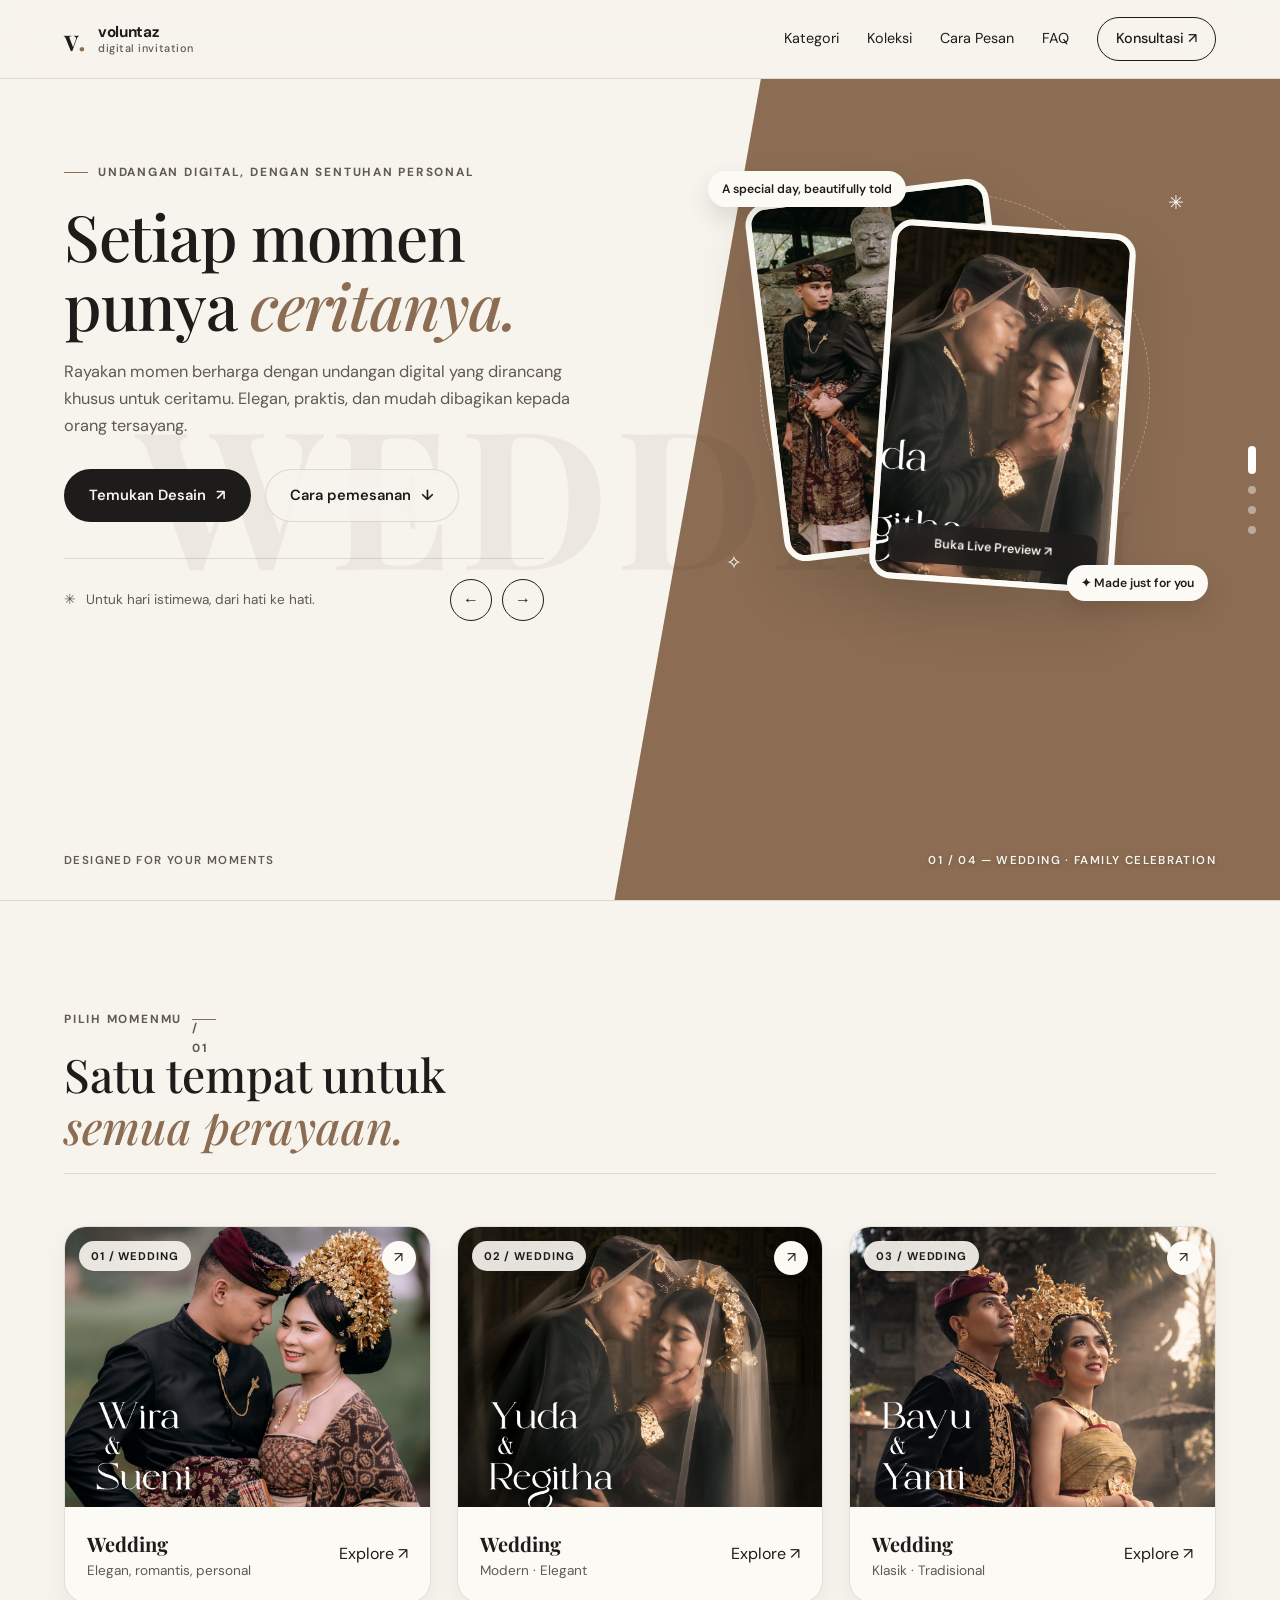
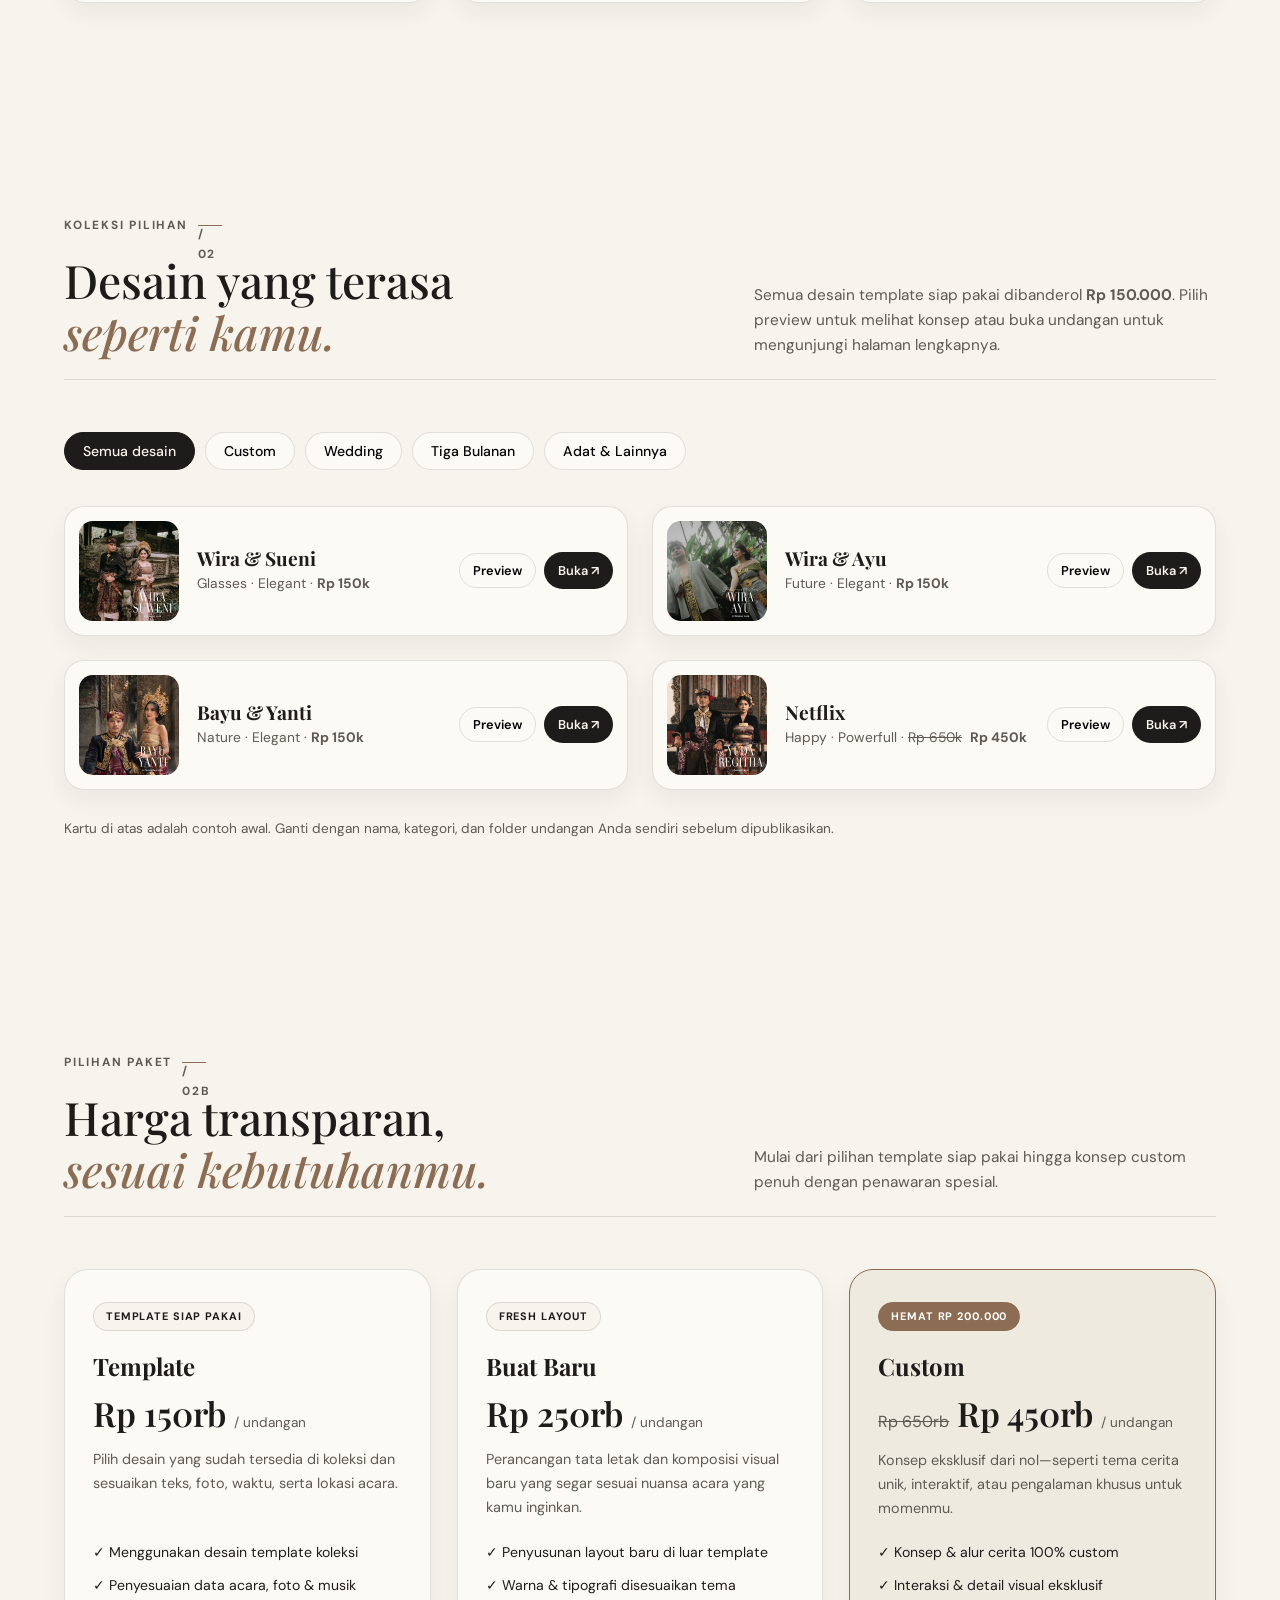
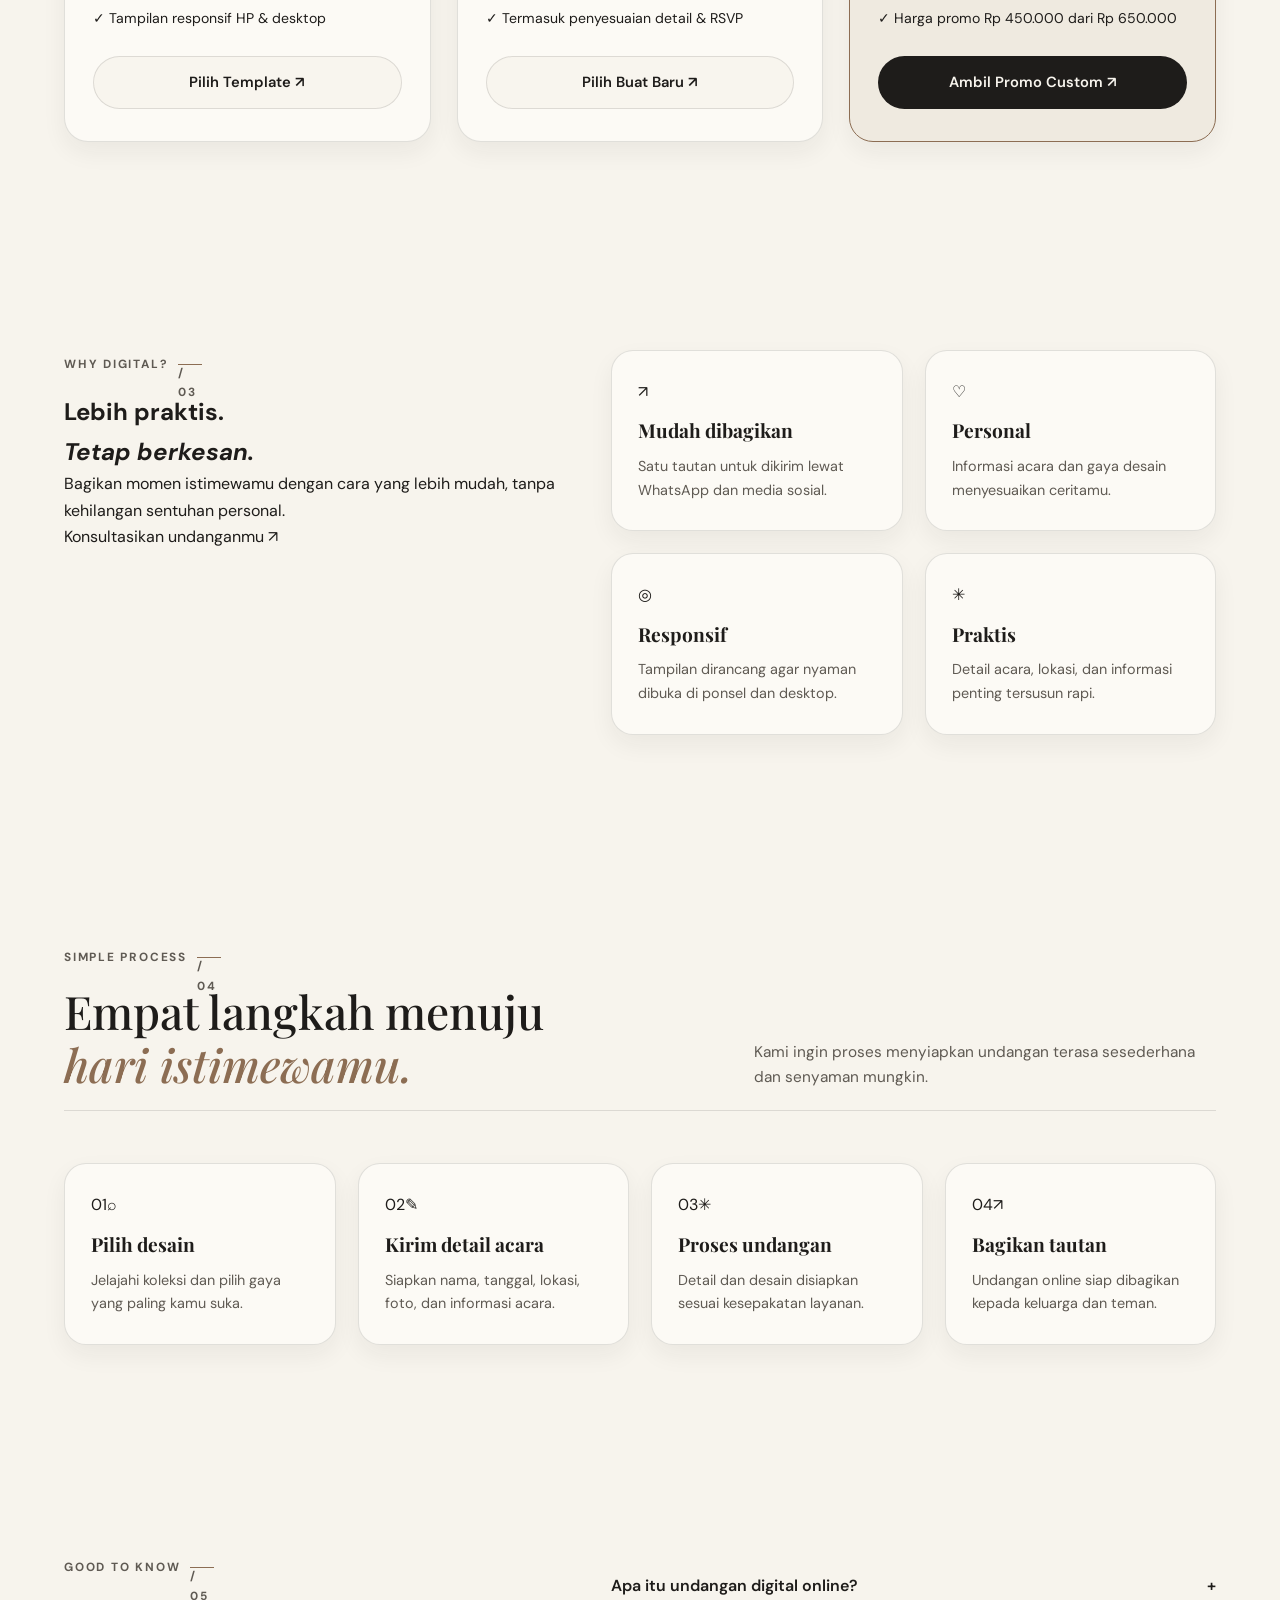
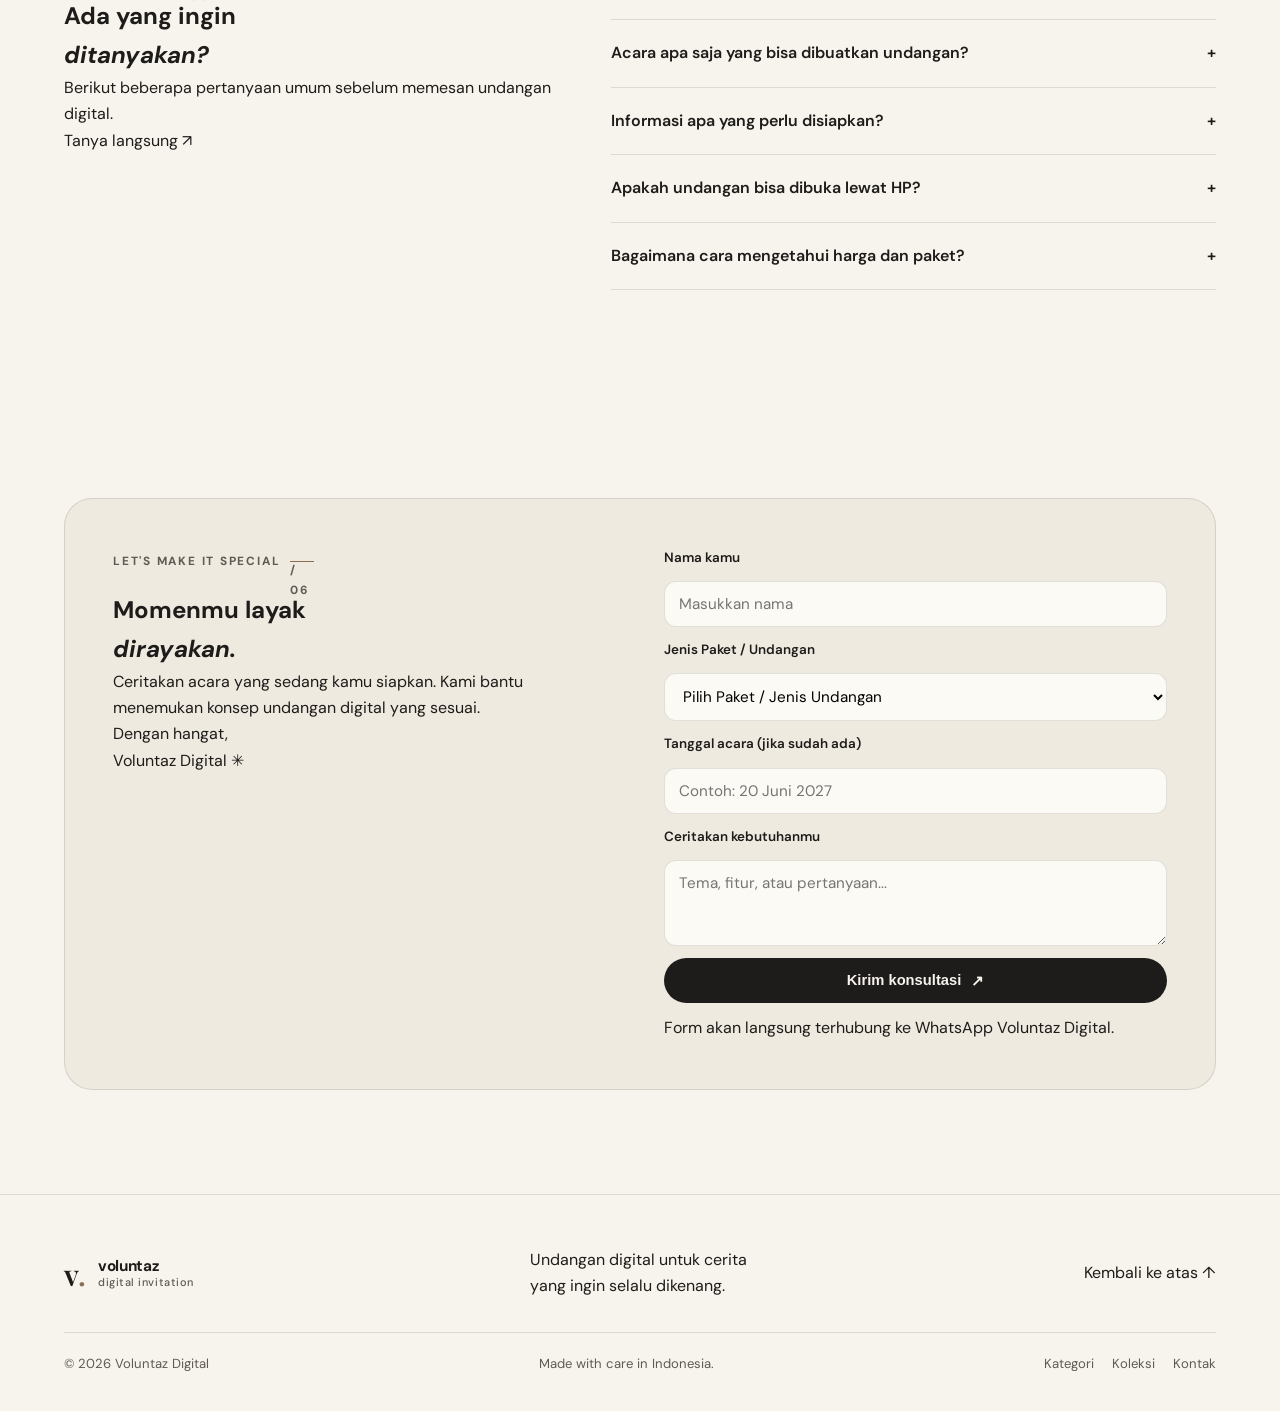
<file: index.html>
<!DOCTYPE html>
<html lang="id">
<head>
  <meta charset="UTF-8">
  <meta name="viewport" content="width=device-width, initial-scale=1.0">
  <meta name="description" content="Voluntaz Digital — undangan digital personal untuk wedding, Custom, tiga bulanan, dan acara spesial lainnya.">
  <meta name="theme-color" content="#f7f4ed">
  <title>Voluntaz Digital — Undangan Digital untuk Momen Spesial</title>
  <link rel="preconnect" href="https://fonts.googleapis.com">
  <link rel="icon" type="image/png" href="V.png">
  <link rel="preconnect" href="https://fonts.gstatic.com" crossorigin>
  <link href="https://fonts.googleapis.com/css2?family=DM+Sans:wght@400;500;600;700&family=Playfair+Display:ital,wght@0,400;0,500;0,600;0,700;1,400;1,500&display=swap" rel="stylesheet">
  <link rel="stylesheet" href="style.css">
  <link rel="stylesheet" href="loader.css">
  <script src="script.js" defer></script>
  <script src="loader.js" defer></script>
</head>
<body>

  <!-- PRELOADER TEKS V-O-L-U-N-T-A-Z -->
<div class="vt-loader" id="vtLoader" aria-hidden="true">
  <div class="vt-loader-curtain" id="vtLoaderCurtain">
    <div class="vt-loader-inner">
      <div class="vt-word" id="vtWord" aria-label="V-O-L-U-N-T-A-Z">
        <span>V</span>
        <span>-</span>
        <span>O</span>
        <span>-</span>
        <span>L</span>
        <span>-</span>
        <span>U</span>
        <span>-</span>
        <span>N</span>
        <span>-</span>
        <span>T</span>
        <span>-</span>
        <span>A</span>
        <span>-</span>
        <span>Z</span>
      </div>
      <div class="vt-percent" id="vtPercent">0</div>
    </div>
  </div>
</div>

  <header class="header">
    <nav class="nav container" aria-label="Navigasi utama">
      <a class="brand" href="#home" aria-label="Voluntaz Digital beranda">
        <span class="brand-symbol">v<span>.</span></span>
        <span class="brand-name">voluntaz <small>digital invitation</small></span>
      </a>
      <button class="menu-toggle" aria-label="Buka menu" aria-expanded="false" aria-controls="nav-links">
        <span></span><span></span>
      </button>
      <div class="nav-links" id="nav-links">
        <a href="#kategori">Kategori</a>
        <a href="#koleksi">Koleksi</a>
        <a href="#cara-pesan">Cara Pesan</a>
        <a href="#faq">FAQ</a>
        <a class="nav-button" href="#kontak">Konsultasi <span>↗</span></a>
      </div>
    </nav>
  </header>

  <main>
    <!-- HERO SECTION: DIAGONAL SPLIT SHOWCASE -->
    <section class="hero-showcase" id="home" data-accent="#8c6d53">
      <!-- Blok warna diagonal di sisi kanan (mengadopsi gaya referensi) -->
      <div class="hero-diagonal-bg" id="hero-diagonal-bg" aria-hidden="true"></div>
      <!-- Tipografi watermark besar di latar belakang -->
      <div class="hero-watermark" id="hero-watermark" aria-hidden="true">WEDDING</div>

      <div class="container hero-showcase-grid">
        <!-- Kolom Kiri: Copywriting & Identitas Slide -->
        <div class="hero-copy reveal">
          <div class="eyebrow" id="hero-eyebrow"><span></span> UNDANGAN DIGITAL, DENGAN SENTUHAN PERSONAL</div>
          <h1 id="hero-title">Setiap momen<br>punya <em>ceritanya.</em></h1>
          <p id="hero-desc">Rayakan momen berharga dengan undangan digital yang dirancang khusus untuk ceritamu. Elegan, praktis, dan mudah dibagikan kepada orang tersayang.</p>
          
          <div class="hero-actions">
            <a class="button button-primary" id="hero-cta-primary" href="#koleksi">Temukan Desain <span>↗</span></a>
            <a class="button button-plain" href="#cara-pesan">Cara pemesanan <span>↓</span></a>
          </div>

          <div class="hero-controls-bar">
            <div class="hero-proof">
              <span class="proof-icon">✳</span>
              <span id="hero-caption">Untuk hari istimewa, dari hati ke hati.</span>
            </div>
            <!-- Navigasi panah ala referensi -->
            <div class="slide-arrows" aria-label="Navigasi showcase">
              <button type="button" class="arrow-btn" id="hero-prev" aria-label="Desain sebelumnya">←</button>
              <button type="button" class="arrow-btn" id="hero-next" aria-label="Desain berikutnya">→</button>
            </div>
          </div>
        </div>

        <!-- Kolom Kanan: Kartu Visual & Floating Notes -->
        <div class="hero-art reveal" aria-label="Contoh desain undangan digital">
          <div class="hero-circle circle-one"></div>
          <div class="hero-circle circle-two"></div>

          <div class="invitation-card invitation-back">
            <img src="Profile 130x150 Pranata.png" alt="Wedding1" class="invitation-photo" id="hero-img-back" />
          </div>

          <div class="invitation-card invitation-front">
            <img src="yr.png" alt="Wedding2" class="invitation-photo" id="hero-img-front" />
            <a href="https://wedding-of-wira-dan-sueni.vercel.app/?to=Tamu Undangan" target="_blank" rel="noopener" class="card-live-badge" id="hero-live-link">
              Buka Live Preview ↗
            </a>
          </div>

          <div class="art-note note-one" id="hero-note-one">A special day, beautifully told</div>
          <div class="art-note note-two" id="hero-note-two">✦ Made just for you</div>

          <span class="hero-spark spark-a">✳</span>
          <span class="hero-spark spark-b">✧</span>
        </div>
      </div>

      <!-- Indikator Slide Vertikal di Sisi Kanan (ala referensi) -->
      <div class="hero-vertical-dots" id="hero-dots" role="tablist" aria-label="Pilih sorotan desain">
        <button type="button" class="v-dot active" data-slide="0" aria-label="Sorotan 1: Wira & Sueni"></button>
        <button type="button" class="v-dot" data-slide="1" aria-label="Sorotan 2: Wira & Ayu"></button>
        <button type="button" class="v-dot" data-slide="2" aria-label="Sorotan 3: Bayu & Yanti"></button>
        <button type="button" class="v-dot" data-slide="3" aria-label="Sorotan 4: Custom Netflix"></button>
      </div>

      <div class="container hero-bottom">
        <span>DESIGNED FOR YOUR MOMENTS</span>
        <span id="hero-slide-counter">01 / 04 — WEDDING · FAMILY CELEBRATION</span>
      </div>
    </section>

    <!-- CATEGORY SECTION -->
    <section class="category-section section" id="kategori">
      <div class="container">
        <div class="section-heading reveal">
          <div>
            <div class="eyebrow">PILIH MOMENMU <span>/ 01</span></div>
            <h2>Satu tempat untuk<br><em>semua perayaan.</em></h2>
          </div>
        </div>
        
        <div class="category-grid">
          <a class="category-card reveal" href="#koleksi" data-category-link="Wedding">
            <div class="category-image category-wedding">
              <span class="category-badge">01 / WEDDING</span>
              <img src="wss.png" alt="Foto undangan Wedding" class="category-photo" />
              <span class="category-arrow">↗</span>
            </div>
            <div class="category-meta">
              <div>
                <h3>Wedding</h3>
                <p>Elegan, romantis, personal</p>
              </div>
              <span>Explore ↗</span>
            </div>
          </a>

          <a class="category-card reveal" href="#koleksi" data-category-link="Wedding">
            <div class="category-image category-wedding">
              <span class="category-badge">02 / WEDDING</span>
              <img src="yr.png" alt="Foto undangan Wedding" class="category-photo" />
              <span class="category-arrow">↗</span>
            </div>
            <div class="category-meta">
              <div>
                <h3>Wedding</h3>
                <p>Modern · Elegant</p>
              </div>
              <span>Explore ↗</span>
            </div>
          </a>

          <a class="category-card reveal" href="#koleksi" data-category-link="Wedding">
            <div class="category-image category-wedding">
              <span class="category-badge">03 / WEDDING</span>
              <img src="BY.png" alt="Foto undangan Wedding" class="category-photo" />
              <span class="category-arrow">↗</span>
            </div>
            <div class="category-meta">
              <div>
                <h3>Wedding</h3>
                <p>Klasik · Tradisional</p>
              </div>
              <span>Explore ↗</span>
            </div>
          </a>
        </div>
      </div>
    </section>

    <!-- FEATURED COLLECTION SECTION -->
    <section class="featured-section section" id="koleksi">
      <div class="container">
        <div class="section-heading reveal">
          <div>
            <div class="eyebrow">KOLEKSI PILIHAN <span>/ 02</span></div>
            <h2>Desain yang terasa<br><em>seperti kamu.</em></h2>
          </div>
          <p>Semua desain template siap pakai dibanderol <strong>Rp 150.000</strong>. Pilih preview untuk melihat konsep atau buka undangan untuk mengunjungi halaman lengkapnya.</p>
        </div>

        <div class="filter-row reveal" role="group" aria-label="Filter kategori desain">
          <button class="filter-button active" data-filter="Semua" aria-pressed="true">Semua desain</button>
          <button class="filter-button" data-filter="Custom" aria-pressed="false">Custom</button>
          <button class="filter-button" data-filter="Wedding" aria-pressed="false">Wedding</button>
          <button class="filter-button" data-filter="Tiga Bulanan" aria-pressed="false">Tiga Bulanan</button>
          <button class="filter-button" data-filter="Adat & Lainnya" aria-pressed="false">Adat & Lainnya</button>
        </div>

        <div class="collection-grid" id="collection-grid">
          <!-- Item 1: Wira & Sueni -->
          <article class="design-card reveal" data-type="Wedding" data-accent="#8c6d53">
            <a class="design-image-link" href="https://wedding-of-wira-dan-sueni.vercel.app/?to=Tamu Undangan" target="_blank" rel="noopener" aria-label="Buka undangan Wira dan Sueni">
              <div class="design-preview">
                <div class="preview-diagonal-strip"></div>
                <img src="Profile 130x150 Pranata.png" alt="Preview undangan pernikahan Wira dan Sueni" class="design-preview-image" />
                <span class="preview-tag">WEDDING · W01</span>
                <span class="price-pill">Rp 150.000</span>
                <span class="image-open-label">Buka undangan ↗</span>
              </div>
            </a>
            <div class="design-info">
              <div>
                <h3>Wira &amp; Sueni</h3>
                <p>Glasses · Elegant · <strong>Rp 150k</strong></p>
              </div>
              <div class="design-card-actions">
                <button type="button" class="preview-trigger" 
                  data-title="Wira &amp; Sueni" 
                  data-category="WEDDING · W01" 
                  data-style="Glasses · Elegant — Rp 150.000"
                  data-url="https://wedding-of-wira-dan-sueni.vercel.app/?to=Tamu Undangan">Preview</button>
                <a class="design-link open-invitation" href="https://wedding-of-wira-dan-sueni.vercel.app/?to=Tamu Undangan" target="_blank" rel="noopener">
                  Buka ↗
                </a>
              </div>
            </div>
          </article>

          <!-- Item 2: Wira & Ayu -->
          <article class="design-card reveal" data-type="Wedding" data-accent="#5b6e74">
            <a class="design-image-link" href="https://undangan-wira-ayu.vercel.app/?to=Tamu+Undangan" target="_blank" rel="noopener" aria-label="Buka undangan Wira dan Ayu">
              <div class="design-preview">
                <div class="preview-diagonal-strip"></div>
                <img src="WA1.png" alt="Preview undangan pernikahan Wira dan Ayu" class="design-preview-image" />
                <span class="preview-tag">WEDDING · W02</span>
                <span class="price-pill">Rp 150.000</span>
                <span class="image-open-label">Buka undangan ↗</span>
              </div>
            </a>
            <div class="design-info">
              <div>
                <h3>Wira &amp; Ayu</h3>
                <p>Future · Elegant · <strong>Rp 150k</strong></p>
              </div>
              <div class="design-card-actions">
                <button type="button" class="preview-trigger" 
                  data-title="Wira &amp; Ayu" 
                  data-category="WEDDING · W02" 
                  data-style="Future · Elegant — Rp 150.000"
                  data-url="https://undangan-wira-ayu.vercel.app/?to=Tamu+Undangan">Preview</button>
                <a class="design-link open-invitation" href="https://undangan-wira-ayu.vercel.app/?to=Tamu+Undangan" target="_blank" rel="noopener">
                  Buka ↗
                </a>
              </div>
            </div>
          </article>

          <!-- Item 3: Bayu & Yanti -->
          <article class="design-card reveal" data-type="Wedding" data-accent="#4f6d5a">
            <a class="design-image-link" href="https://thewedding-bayu-yanti.vercel.app/" target="_blank" rel="noopener" aria-label="Buka undangan Bayu dan Yanti">
              <div class="design-preview">
                <div class="preview-diagonal-strip"></div>
                <img src="BY1.png" alt="Preview undangan pernikahan Bayu dan Yanti" class="design-preview-image" />
                <span class="preview-tag">WEDDING · W03</span>
                <span class="price-pill">Rp 150.000</span>
                <span class="image-open-label">Buka undangan ↗</span>
              </div>
            </a>
            <div class="design-info">
              <div>
                <h3>Bayu &amp; Yanti</h3>
                <p>Nature · Elegant · <strong>Rp 150k</strong></p>
              </div>
              <div class="design-card-actions">
                <button type="button" class="preview-trigger" 
                  data-title="Bayu &amp; Yanti" 
                  data-category="WEDDING · W03" 
                  data-style="Nature · Elegant — Rp 150.000"
                  data-url="https://thewedding-bayu-yanti.vercel.app/">Preview</button>
                <a class="design-link open-invitation" href="https://thewedding-bayu-yanti.vercel.app/" target="_blank" rel="noopener">
                  Buka ↗
                </a>
              </div>
            </div>
          </article>

          <!-- Item 4: Custom Demo (Netflix) -->
          <article class="design-card reveal" data-type="Custom" data-accent="#8b2626">
            <a class="design-image-link" href="https://yuda-regitha.vercel.app/?to=" target="_blank" rel="noopener" aria-label="Buka undangan Custom Netflix">
              <div class="design-preview">
                <div class="preview-diagonal-strip"></div>
                <img src="YR1.png" alt="Preview undangan Custom" class="design-preview-image" />
                <span class="preview-tag">CUSTOM · C01</span>
                <span class="price-pill price-pill--promo">Rp 450.000 <del>Rp 650k</del></span>
                <span class="image-open-label">Buka undangan ↗</span>
              </div>
            </a>
            <div class="design-info">
              <div>
                <h3>Netflix</h3>
                <p>Happy · Powerfull · <del>Rp 650k</del> <strong>Rp 450k</strong></p>
              </div>
              <div class="design-card-actions">
                <button type="button" class="preview-trigger" 
                  data-title="Netflix Edition" 
                  data-category="CUSTOM · C01" 
                  data-style="Happy · Powerfull — Promo Rp 450.000 (dari Rp 650.000)"
                  data-url="https://yuda-regitha.vercel.app/?to=">Preview</button>
                <a class="design-link open-invitation" href="https://yuda-regitha.vercel.app/?to=" target="_blank" rel="noopener">
                  Buka ↗
                </a>
              </div>
            </div>
          </article>
        </div>

        <p class="collection-note">Kartu di atas adalah contoh awal. Ganti dengan nama, kategori, dan folder undangan Anda sendiri sebelum dipublikasikan.</p>
      </div>
    </section>

    <!-- PRICING SECTION -->
    <section class="pricing-section section" id="harga">
      <div class="container">
        <div class="section-heading reveal">
          <div>
            <div class="eyebrow">PILIHAN PAKET <span>/ 02B</span></div>
            <h2>Harga transparan,<br><em>sesuai kebutuhanmu.</em></h2>
          </div>
          <p>Mulai dari pilihan template siap pakai hingga konsep custom penuh dengan penawaran spesial.</p>
        </div>

        <div class="pricing-grid">
          <!-- Paket 1: Template -->
          <article class="pricing-card reveal">
            <span class="pricing-badge">TEMPLATE SIAP PAKAI</span>
            <h3>Template</h3>
            <div class="pricing-amount">
              <strong>Rp 150rb</strong>
              <span>/ undangan</span>
            </div>
            <p class="pricing-desc">Pilih desain yang sudah tersedia di koleksi dan sesuaikan teks, foto, waktu, serta lokasi acara.</p>
            <ul class="pricing-list">
              <li>✓ Menggunakan desain template koleksi</li>
              <li>✓ Penyesuaian data acara, foto &amp; musik</li>
              <li>✓ Tampilan responsif HP &amp; desktop</li>
            </ul>
            <a href="#kontak" class="button button-plain pricing-cta" data-select-package="Template (Rp 150.000)">Pilih Template ↗</a>
          </article>

          <!-- Paket 2: Buat Baru -->
          <article class="pricing-card reveal">
            <span class="pricing-badge">FRESH LAYOUT</span>
            <h3>Buat Baru</h3>
            <div class="pricing-amount">
              <strong>Rp 250rb</strong>
              <span>/ undangan</span>
            </div>
            <p class="pricing-desc">Perancangan tata letak dan komposisi visual baru yang segar sesuai nuansa acara yang kamu inginkan.</p>
            <ul class="pricing-list">
              <li>✓ Penyusunan layout baru di luar template</li>
              <li>✓ Warna &amp; tipografi disesuaikan tema</li>
              <li>✓ Termasuk penyesuaian detail &amp; RSVP</li>
            </ul>
            <a href="#kontak" class="button button-plain pricing-cta" data-select-package="Buat Baru (Rp 250.000)">Pilih Buat Baru ↗</a>
          </article>

          <!-- Paket 3: Custom Promo -->
          <article class="pricing-card pricing-card--featured reveal">
            <span class="pricing-badge pricing-badge--accent">HEMAT RP 200.000</span>
            <h3>Custom</h3>
            <div class="pricing-amount">
              <del class="pricing-strike">Rp 650rb</del>
              <strong>Rp 450rb</strong>
              <span>/ undangan</span>
            </div>
            <p class="pricing-desc">Konsep eksklusif dari nol—seperti tema cerita unik, interaktif, atau pengalaman khusus untuk momenmu.</p>
            <ul class="pricing-list">
              <li>✓ Konsep &amp; alur cerita 100% custom</li>
              <li>✓ Interaksi &amp; detail visual eksklusif</li>
              <li>✓ Harga promo Rp 450.000 dari Rp 650.000</li>
            </ul>
            <a href="#kontak" class="button button-primary pricing-cta" data-select-package="Custom Promo Rp 450.000 (dari Rp 650.000)">Ambil Promo Custom ↗</a>
          </article>
        </div>
      </div>
    </section>

    <!-- BENEFITS SECTION -->
    <section class="benefits-section section">
      <div class="container benefits-layout">
        <div class="benefits-copy reveal">
          <div class="eyebrow">WHY DIGITAL? <span>/ 03</span></div>
          <h2>Lebih praktis.<br><em>Tetap berkesan.</em></h2>
          <p>Bagikan momen istimewamu dengan cara yang lebih mudah, tanpa kehilangan sentuhan personal.</p>
          <a href="#kontak" class="text-link">Konsultasikan undanganmu ↗</a>
        </div>
        <div class="benefits-grid">
          <article class="benefit-card reveal"><span>↗</span><h3>Mudah dibagikan</h3><p>Satu tautan untuk dikirim lewat WhatsApp dan media sosial.</p></article>
          <article class="benefit-card reveal"><span>♡</span><h3>Personal</h3><p>Informasi acara dan gaya desain menyesuaikan ceritamu.</p></article>
          <article class="benefit-card reveal"><span>◎</span><h3>Responsif</h3><p>Tampilan dirancang agar nyaman dibuka di ponsel dan desktop.</p></article>
          <article class="benefit-card reveal"><span>✳</span><h3>Praktis</h3><p>Detail acara, lokasi, dan informasi penting tersusun rapi.</p></article>
        </div>
      </div>
    </section>

    <!-- STEPS SECTION -->
    <section class="steps-section section" id="cara-pesan">
      <div class="container">
        <div class="section-heading reveal">
          <div>
            <div class="eyebrow">SIMPLE PROCESS <span>/ 04</span></div>
            <h2>Empat langkah menuju<br><em>hari istimewamu.</em></h2>
          </div>
          <p>Kami ingin proses menyiapkan undangan terasa sesederhana dan senyaman mungkin.</p>
        </div>
        <div class="steps-grid">
          <article class="step-card reveal"><span class="step-number">01</span><span class="step-icon">⌕</span><h3>Pilih desain</h3><p>Jelajahi koleksi dan pilih gaya yang paling kamu suka.</p></article>
          <article class="step-card reveal"><span class="step-number">02</span><span class="step-icon">✎</span><h3>Kirim detail acara</h3><p>Siapkan nama, tanggal, lokasi, foto, dan informasi acara.</p></article>
          <article class="step-card reveal"><span class="step-number">03</span><span class="step-icon">✳</span><h3>Proses undangan</h3><p>Detail dan desain disiapkan sesuai kesepakatan layanan.</p></article>
          <article class="step-card reveal"><span class="step-number">04</span><span class="step-icon">↗</span><h3>Bagikan tautan</h3><p>Undangan online siap dibagikan kepada keluarga dan teman.</p></article>
        </div>
      </div>
    </section>

    <!-- FAQ SECTION -->
    <section class="faq-section section" id="faq">
      <div class="container faq-layout">
        <div class="faq-intro reveal">
          <div class="eyebrow">GOOD TO KNOW <span>/ 05</span></div>
          <h2>Ada yang ingin<br><em>ditanyakan?</em></h2>
          <p>Berikut beberapa pertanyaan umum sebelum memesan undangan digital.</p>
          <a class="text-link" href="#kontak">Tanya langsung ↗</a>
        </div>
        <div class="faq-list reveal">
          <details><summary>Apa itu undangan digital online?<span>+</span></summary><p>Undangan digital adalah halaman online yang dapat dibuka melalui tautan dan dibagikan kepada tamu melalui chat atau media sosial.</p></details>
          <details><summary>Acara apa saja yang bisa dibuatkan undangan?<span>+</span></summary><p>Contohnya wedding, Custom, tiga bulanan, acara adat, pertunangan, anniversary, syukuran, dan acara keluarga lainnya sesuai layanan yang tersedia.</p></details>
          <details><summary>Informasi apa yang perlu disiapkan?<span>+</span></summary><p>Biasanya nama penyelenggara, tanggal dan waktu acara, lokasi, teks undangan, foto bila diperlukan, serta informasi tambahan yang ingin dicantumkan.</p></details>
          <details><summary>Apakah undangan bisa dibuka lewat HP?<span>+</span></summary><p>Ya. Undangan dapat dirancang responsif agar nyaman dibuka melalui browser smartphone maupun komputer.</p></details>
          <details><summary>Bagaimana cara mengetahui harga dan paket?<span>+</span></summary><p>Hubungi Voluntaz Digital untuk mendiskusikan kebutuhan acara, desain, dan fitur. Paket serta harga disesuaikan dengan layanan yang tersedia.</p></details>
        </div>
      </div>
    </section>

    <!-- CONTACT SECTION -->
    <section class="contact-section section container" id="kontak">
      <div class="contact-panel reveal">
        <div class="contact-copy">
          <div class="eyebrow">LET'S MAKE IT SPECIAL <span>/ 06</span></div>
          <h2>Momenmu layak<br><em>dirayakan.</em></h2>
          <p>Ceritakan acara yang sedang kamu siapkan. Kami bantu menemukan konsep undangan digital yang sesuai.</p>
          <div class="contact-deco">Dengan hangat,<br><span>Voluntaz Digital ✳</span></div>
        </div>
        <form id="contact-form" class="contact-form">
          <label for="name">Nama kamu</label>
          <input id="name" name="name" type="text" placeholder="Masukkan nama" required>
          <label for="event">Jenis Paket / Undangan</label>
          <select id="event" name="event" required>
            <option value="">Pilih Paket / Jenis Undangan</option>
            <option value="Template (Rp 150.000)">Template — Rp 150.000</option>
            <option value="Buat Baru (Rp 250.000)">Buat Baru — Rp 250.000</option>
            <option value="Custom Promo Rp 450.000 (dari Rp 650.000)">Custom — Rp 450.000 (dari Rp 650.000)</option>
            <option value="Wedding">Wedding</option>
            <option value="Tiga Bulanan">Tiga Bulanan</option>
            <option value="Acara adat">Acara adat</option>
            <option value="Acara lainnya">Acara lainnya</option>
          </select>
          <label for="date">Tanggal acara (jika sudah ada)</label>
          <input id="date" name="date" type="text" placeholder="Contoh: 20 Juni 2027">
          <label for="message">Ceritakan kebutuhanmu</label>
          <textarea id="message" name="message" rows="3" placeholder="Tema, fitur, atau pertanyaan..." required></textarea>
          <button type="submit" class="button button-primary submit-button">Kirim konsultasi <span>↗</span></button>
          <p class="form-note" id="form-note">Form akan langsung terhubung ke WhatsApp Voluntaz Digital.</p>
        </form>
      </div>
    </section>
  </main>

  <footer class="footer">
    <div class="container footer-main">
      <a class="brand" href="#home"><span class="brand-symbol">v<span>.</span></span><span class="brand-name">voluntaz <small>digital invitation</small></span></a>
      <p>Undangan digital untuk cerita<br>yang ingin selalu dikenang.</p>
      <a href="#home" class="back-top">Kembali ke atas ↑</a>
    </div>
    <div class="container footer-bottom">
      <span>© <span id="year"></span> Voluntaz Digital</span>
      <span>Made with care in Indonesia.</span>
      <div><a href="#kategori">Kategori</a><a href="#koleksi">Koleksi</a><a href="#kontak">Kontak</a></div>
    </div>
  </footer>

  <dialog class="preview-dialog" id="preview-dialog" aria-labelledby="dialog-title">
    <button class="dialog-close" type="button" aria-label="Tutup preview">×</button>
    <div class="dialog-content">
      <span class="dialog-eyebrow">VOLUNTAZ DIGITAL · DESIGN PREVIEW</span>
      <div class="dialog-design" id="dialog-design">
        <span id="dialog-category">WEDDING INVITATION</span>
        <strong id="dialog-title">Nama Pasangan</strong>
        <span class="dialog-line"></span>
        <p id="dialog-style">Botanical · Elegant</p>
        <small>DETAIL ACARA · LOKASI · RSVP</small>
      </div>
      <p class="dialog-note">Ini adalah preview konsep. Klik tombol di bawah untuk membuka halaman undangan lengkap.</p>
      <a class="button button-primary" href="#" id="dialog-open" target="_blank" rel="noopener">Buka undangan lengkap ↗</a>
    </div>
  </dialog>
</body>
</html>
</file>
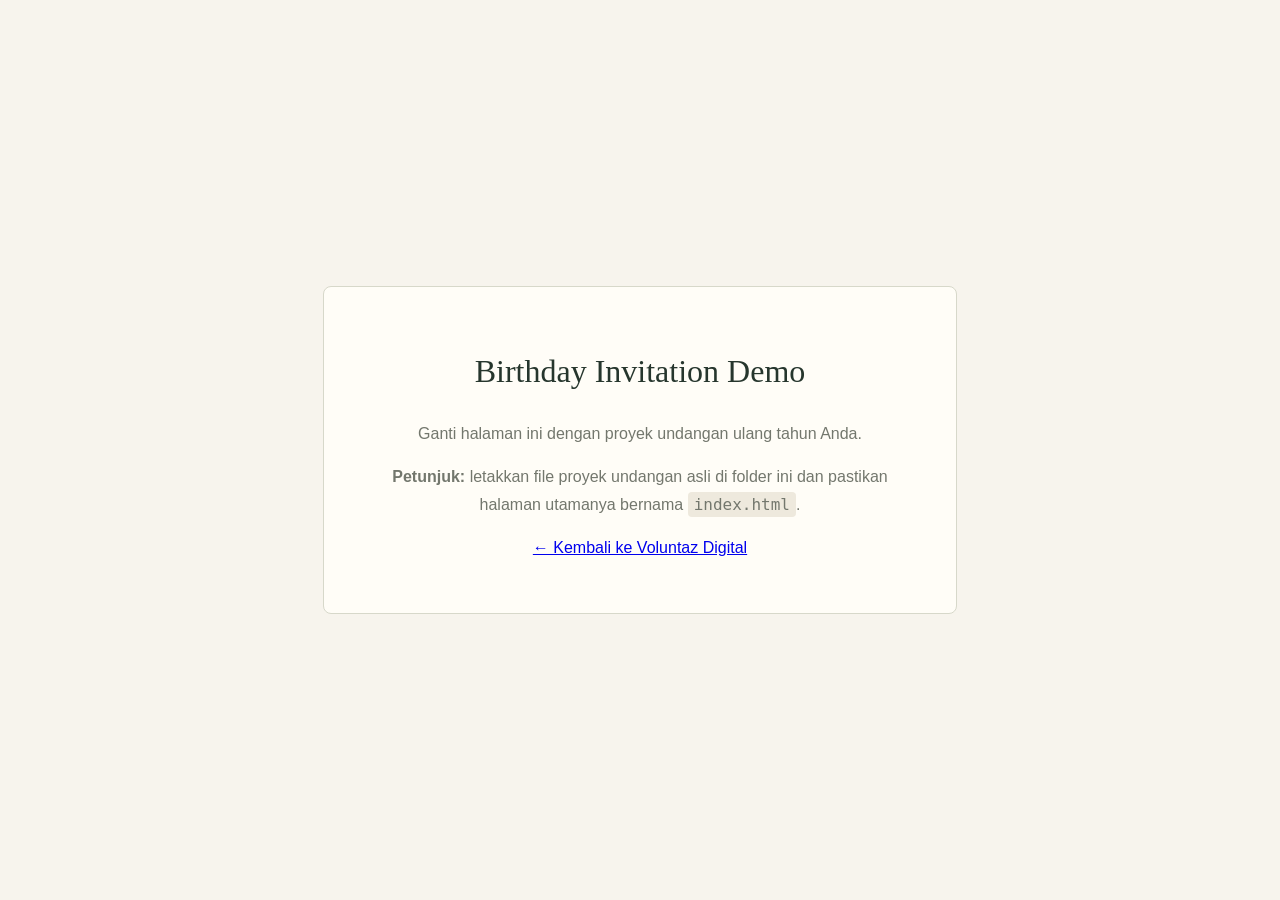
<file: invitations/birthday-demo/index.html>
<!doctype html>
<html lang="id">
<head>
<meta charset="utf-8">
<meta name="viewport" content="width=device-width, initial-scale=1">
<title>Birthday Invitation Demo</title>
<style>
body{margin:0;min-height:100vh;display:grid;place-items:center;background:#f7f4ed;color:#26362d;font:16px/1.7 Arial,sans-serif;padding:24px;box-sizing:border-box}
main{max-width:560px;text-align:center;background:#fffdf7;border:1px solid #d7d8ca;padding:36px;border-radius:8px}
h1{font-family:Georgia,serif;font-weight:400}p{color:#73776d}code{background:#eee9dd;padding:3px 6px;border-radius:4px}
</style>
</head>
<body><main><h1>Birthday Invitation Demo</h1><p>Ganti halaman ini dengan proyek undangan ulang tahun Anda.</p><p><strong>Petunjuk:</strong> letakkan file proyek undangan asli di folder ini dan pastikan halaman utamanya bernama <code>index.html</code>.</p><p><a href="../../index.html">← Kembali ke Voluntaz Digital</a></p></main></body>
</html>
</file>
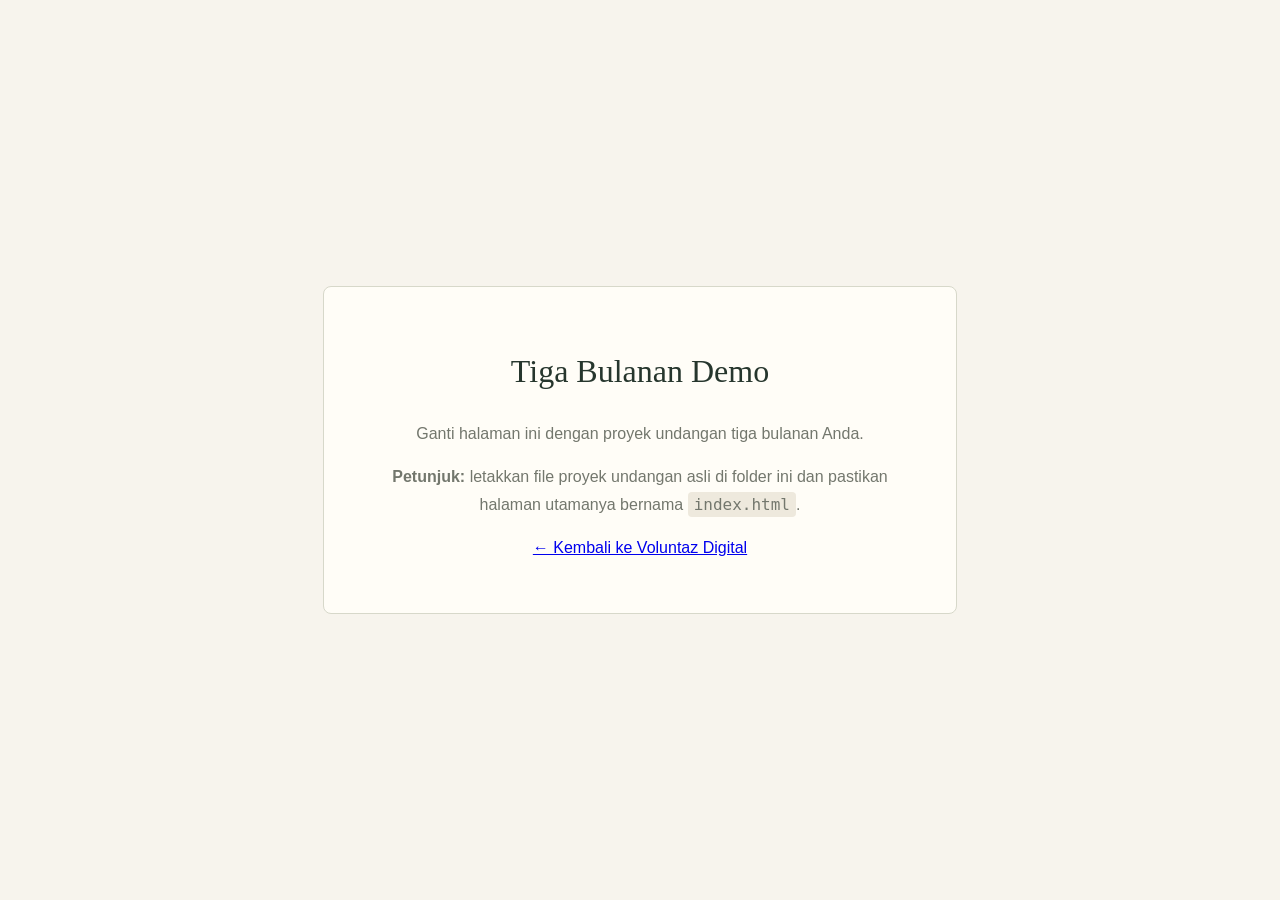
<file: invitations/tiga-bulanan-demo/index.html>
<!doctype html>
<html lang="id">
<head>
<meta charset="utf-8">
<meta name="viewport" content="width=device-width, initial-scale=1">
<title>Tiga Bulanan Demo</title>
<style>
body{margin:0;min-height:100vh;display:grid;place-items:center;background:#f7f4ed;color:#26362d;font:16px/1.7 Arial,sans-serif;padding:24px;box-sizing:border-box}
main{max-width:560px;text-align:center;background:#fffdf7;border:1px solid #d7d8ca;padding:36px;border-radius:8px}
h1{font-family:Georgia,serif;font-weight:400}p{color:#73776d}code{background:#eee9dd;padding:3px 6px;border-radius:4px}
</style>
</head>
<body><main><h1>Tiga Bulanan Demo</h1><p>Ganti halaman ini dengan proyek undangan tiga bulanan Anda.</p><p><strong>Petunjuk:</strong> letakkan file proyek undangan asli di folder ini dan pastikan halaman utamanya bernama <code>index.html</code>.</p><p><a href="../../index.html">← Kembali ke Voluntaz Digital</a></p></main></body>
</html>
</file>
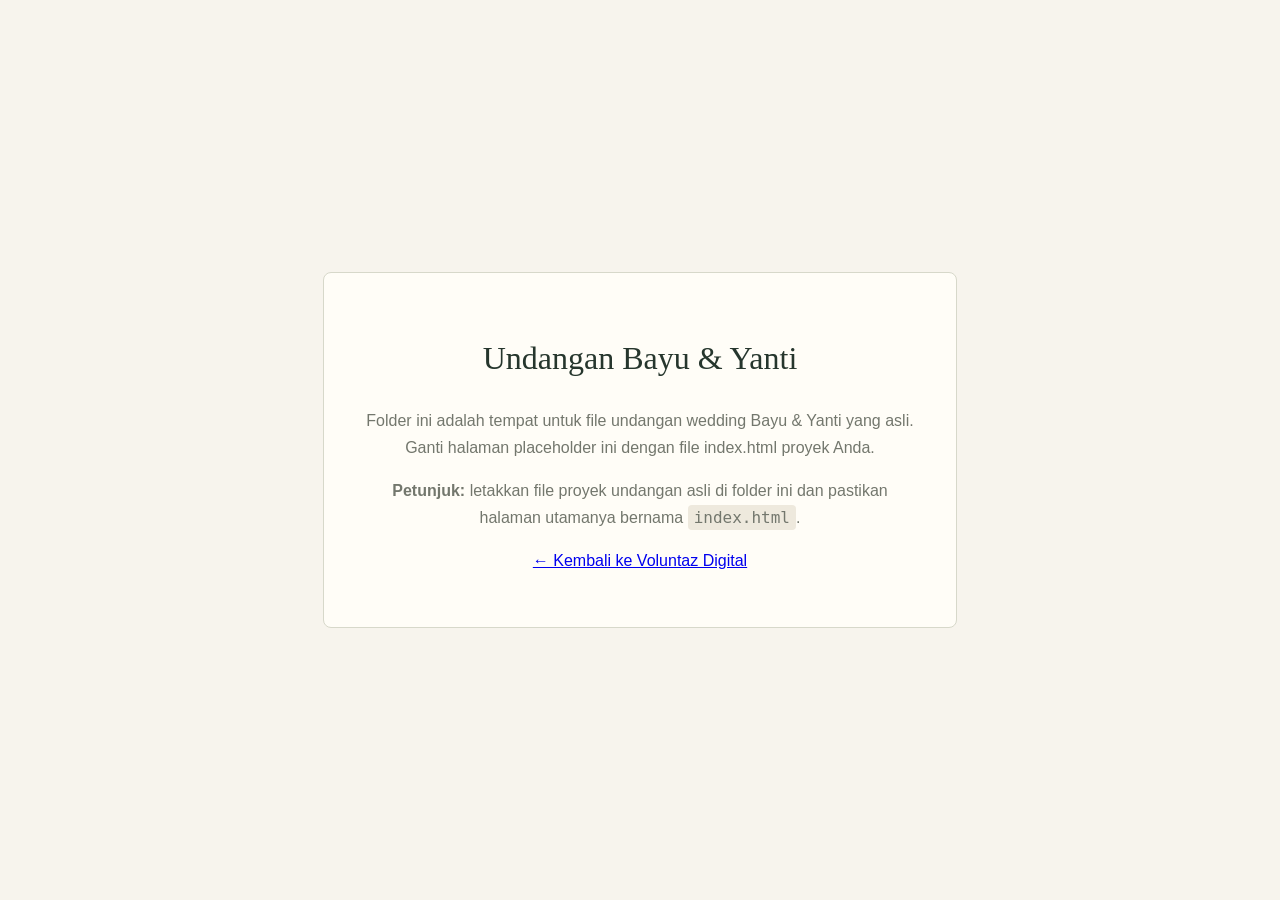
<file: invitations/wedding-bayu-yanti/index.html>
<!doctype html>
<html lang="id">
<head>
<meta charset="utf-8">
<meta name="viewport" content="width=device-width, initial-scale=1">
<title>Undangan Bayu & Yanti</title>
<style>
body{margin:0;min-height:100vh;display:grid;place-items:center;background:#f7f4ed;color:#26362d;font:16px/1.7 Arial,sans-serif;padding:24px;box-sizing:border-box}
main{max-width:560px;text-align:center;background:#fffdf7;border:1px solid #d7d8ca;padding:36px;border-radius:8px}
h1{font-family:Georgia,serif;font-weight:400}p{color:#73776d}code{background:#eee9dd;padding:3px 6px;border-radius:4px}
</style>
</head>
<body><main><h1>Undangan Bayu & Yanti</h1><p>Folder ini adalah tempat untuk file undangan wedding Bayu & Yanti yang asli. Ganti halaman placeholder ini dengan file index.html proyek Anda.</p><p><strong>Petunjuk:</strong> letakkan file proyek undangan asli di folder ini dan pastikan halaman utamanya bernama <code>index.html</code>.</p><p><a href="../../index.html">← Kembali ke Voluntaz Digital</a></p></main></body>
</html>
</file>
<file: style.css>
:root {
  --bg: #f7f4ed;
  --bg-soft: #efeae0;
  --surface: #fcfaf5;
  --ink: #1e1c1a;
  --ink-muted: #5f5a53;
  --accent: #8c6d53;
  --accent-soft: rgba(140, 109, 83, 0.14);
  --border: rgba(30, 28, 26, 0.12);
  --shadow-sm: 0 10px 24px rgba(30, 28, 26, 0.06);
  --shadow-lg: 0 28px 60px rgba(30, 28, 26, 0.14);
  --ease-editorial: cubic-bezier(0.22, 1, 0.36, 1);
}

*, *::before, *::after {
  box-sizing: border-box;
  margin: 0;
  padding: 0;
}

html {
  scroll-behavior: smooth;
  background-color: var(--bg);
  color: var(--ink);
  font-family: 'DM Sans', sans-serif;
}

body {
  overflow-x: hidden;
  line-height: 1.65;
  background-color: var(--bg);
}

a {
  color: inherit;
  text-decoration: none;
}

img {
  display: block;
  max-width: 100%;
}

.container {
  width: min(1200px, 90vw);
  margin: 0 auto;
}

/* HEADER */
.header {
  position: sticky;
  top: 0;
  z-index: 40;
  background: rgba(247, 244, 237, 0.88);
  backdrop-filter: blur(14px);
  border-bottom: 1px solid var(--border);
}

.nav {
  display: flex;
  align-items: center;
  justify-content: space-between;
  height: 78px;
}

.brand {
  display: inline-flex;
  align-items: center;
  gap: 12px;
}

.brand-symbol {
  font-family: 'Playfair Display', serif;
  font-size: 1.85rem;
  font-weight: 600;
  line-height: 1;
}

.brand-symbol span {
  color: var(--accent);
}

.brand-name {
  display: flex;
  flex-direction: column;
  font-weight: 700;
  font-size: 0.96rem;
  letter-spacing: -0.02em;
  line-height: 1.15;
}

.brand-name small {
  font-size: 0.68rem;
  font-weight: 500;
  color: var(--ink-muted);
  letter-spacing: 0.05em;
}

.nav-links {
  display: flex;
  align-items: center;
  gap: 28px;
  font-size: 0.9rem;
}

.nav-links a:not(.nav-button) {
  position: relative;
  transition: color 0.25s ease;
}

.nav-links a:not(.nav-button):hover {
  color: var(--accent);
}

.nav-button {
  padding: 9px 18px;
  border-radius: 999px;
  border: 1px solid var(--ink);
  font-weight: 500;
  transition: background 0.3s var(--ease-editorial), color 0.3s var(--ease-editorial);
}

.nav-button:hover {
  background: var(--ink);
  color: var(--bg);
}

.menu-toggle {
  display: none;
  background: none;
  border: none;
  cursor: pointer;
  padding: 8px;
}

/* HERO DIAGONAL SPLIT SHOWCASE */
.hero-showcase {
  position: relative;
  min-height: calc(100vh - 78px);
  display: flex;
  flex-direction: column;
  justify-content: space-between;
  padding: 64px 0 30px;
  overflow: hidden;
  border-bottom: 1px solid var(--border);
}

.hero-diagonal-bg {
  position: absolute;
  top: 0;
  right: 0;
  width: 52%;
  height: 100%;
  background: var(--accent);
  clip-path: polygon(22% 0, 100% 0, 100% 100%, 0% 100%);
  transition: background-color 0.65s var(--ease-editorial);
  z-index: 0;
}

.hero-watermark {
  position: absolute;
  top: 50%;
  left: 50%;
  transform: translate(-50%, -50%);
  font-family: 'Playfair Display', serif;
  font-size: clamp(5rem, 15vw, 13rem);
  font-weight: 700;
  letter-spacing: 0.04em;
  color: rgba(30, 28, 26, 0.05);
  white-space: nowrap;
  pointer-events: none;
  user-select: none;
  z-index: 1;
  transition: opacity 0.45s var(--ease-editorial), transform 0.65s var(--ease-editorial);
}

.hero-showcase-grid {
  position: relative;
  z-index: 2;
  display: grid;
  grid-template-columns: 1.05fr 0.95fr;
  align-items: center;
  gap: 52px;
}

.eyebrow {
  display: inline-flex;
  align-items: center;
  gap: 10px;
  font-size: 0.74rem;
  font-weight: 700;
  letter-spacing: 0.15em;
  text-transform: uppercase;
  color: var(--ink-muted);
  margin-bottom: 18px;
}

.eyebrow span {
  width: 24px;
  height: 1px;
  background: var(--accent);
}

.hero-copy h1 {
  font-family: 'Playfair Display', serif;
  font-size: clamp(2.6rem, 5vw, 4.4rem);
  font-weight: 500;
  line-height: 1.08;
  letter-spacing: -0.02em;
  margin-bottom: 20px;
  transition: opacity 0.35s var(--ease-editorial), transform 0.45s var(--ease-editorial);
}

.hero-copy h1 em {
  font-style: italic;
  color: var(--accent);
}

.hero-copy p {
  max-width: 46ch;
  color: var(--ink-muted);
  font-size: 1.02rem;
  margin-bottom: 30px;
  transition: opacity 0.35s var(--ease-editorial);
}

.hero-actions {
  display: flex;
  flex-wrap: wrap;
  gap: 14px;
  margin-bottom: 36px;
}

.button {
  display: inline-flex;
  align-items: center;
  justify-content: center;
  gap: 10px;
  padding: 13px 24px;
  border-radius: 999px;
  font-size: 0.92rem;
  font-weight: 600;
  cursor: pointer;
  border: 1px solid transparent;
  transition: transform 0.3s var(--ease-editorial), background 0.3s var(--ease-editorial), box-shadow 0.3s var(--ease-editorial), border-color 0.3s var(--ease-editorial);
}

.button-primary {
  background: var(--ink);
  color: var(--bg);
}

.button-primary:hover {
  transform: translateY(-2px);
  box-shadow: 0 12px 24px rgba(30, 28, 26, 0.18);
}

.button-plain {
  background: rgba(247, 244, 237, 0.85);
  border-color: var(--border);
}

.button-plain:hover {
  border-color: var(--ink);
}

.hero-controls-bar {
  display: flex;
  align-items: center;
  justify-content: space-between;
  gap: 16px;
  padding-top: 20px;
  border-top: 1px solid var(--border);
  max-width: 480px;
}

.hero-proof {
  display: flex;
  align-items: center;
  gap: 10px;
  font-size: 0.85rem;
  color: var(--ink-muted);
}

.slide-arrows {
  display: inline-flex;
  align-items: center;
  gap: 10px;
}

.arrow-btn {
  width: 42px;
  height: 42px;
  border-radius: 50%;
  border: 1px solid var(--ink);
  background: var(--bg);
  color: var(--ink);
  font-size: 1rem;
  cursor: pointer;
  display: inline-flex;
  align-items: center;
  justify-content: center;
  transition: all 0.3s var(--ease-editorial);
}

.arrow-btn:hover {
  background: var(--ink);
  color: var(--bg);
  transform: scale(1.06);
}

/* HERO VISUAL CARDS */
.hero-art {
  position: relative;
  height: 490px;
  display: flex;
  align-items: center;
  justify-content: center;
}

.hero-circle {
  position: absolute;
  border-radius: 50%;
  border: 1px dashed rgba(247, 244, 237, 0.35);
  pointer-events: none;
}

.circle-one {
  width: 390px;
  height: 390px;
}

.circle-two {
  width: 290px;
  height: 290px;
}

.invitation-card {
  position: absolute;
  width: 245px;
  height: 360px;
  border-radius: 22px;
  overflow: hidden;
  background: var(--surface);
  border: 6px solid var(--surface);
  box-shadow: var(--shadow-lg);
  transition: transform 0.6s var(--ease-editorial), opacity 0.45s var(--ease-editorial);
}

.invitation-back {
  transform: translate(-68px, -18px) rotate(-7deg);
  z-index: 1;
}

.invitation-front {
  transform: translate(48px, 18px) rotate(4deg);
  z-index: 2;
}

.hero-art:hover .invitation-back {
  transform: translate(-82px, -24px) rotate(-10deg);
}

.hero-art:hover .invitation-front {
  transform: translate(60px, 12px) rotate(6deg);
}

.invitation-photo {
  width: 100%;
  height: 100%;
  object-fit: cover;
}

.card-live-badge {
  position: absolute;
  bottom: 12px;
  left: 12px;
  right: 12px;
  padding: 9px 12px;
  border-radius: 12px;
  background: rgba(30, 28, 26, 0.85);
  backdrop-filter: blur(8px);
  color: var(--bg);
  font-size: 0.78rem;
  font-weight: 600;
  text-align: center;
  transition: background 0.25s ease;
}

.card-live-badge:hover {
  background: var(--ink);
}

.art-note {
  position: absolute;
  z-index: 3;
  padding: 8px 14px;
  border-radius: 999px;
  background: var(--surface);
  color: var(--ink);
  font-size: 0.76rem;
  font-weight: 600;
  box-shadow: 0 10px 25px rgba(0, 0, 0, 0.12);
}

.note-one {
  top: 28px;
  left: 14px;
}

.note-two {
  bottom: 32px;
  right: 8px;
}

.hero-spark {
  position: absolute;
  color: var(--surface);
  font-size: 1.2rem;
  z-index: 3;
}

.spark-a { top: 44px; right: 32px; }
.spark-b { bottom: 54px; left: 32px; }

.hero-vertical-dots {
  position: absolute;
  right: 24px;
  top: 50%;
  transform: translateY(-50%);
  z-index: 10;
  display: flex;
  flex-direction: column;
  gap: 12px;
}

.v-dot {
  width: 8px;
  height: 8px;
  border-radius: 999px;
  border: none;
  background: rgba(247, 244, 237, 0.45);
  cursor: pointer;
  transition: height 0.35s var(--ease-editorial), background 0.35s var(--ease-editorial);
}

.v-dot.active {
  height: 28px;
  background: #ffffff;
}

.hero-bottom {
  position: relative;
  z-index: 2;
  display: flex;
  justify-content: space-between;
  font-size: 0.72rem;
  font-weight: 600;
  letter-spacing: 0.12em;
  color: var(--ink-muted);
  padding-top: 20px;
}

.hero-bottom span:last-child {
  color: #f7f4ed;
  text-shadow: 0 1px 4px rgba(0,0,0,0.25);
}

/* SECTION UMUM */
.section {
  padding: 104px 0;
}

.section-heading {
  display: flex;
  justify-content: space-between;
  align-items: flex-end;
  gap: 32px;
  margin-bottom: 52px;
  padding-bottom: 20px;
  border-bottom: 1px solid var(--border);
}

.section-heading h2 {
  font-family: 'Playfair Display', serif;
  font-size: clamp(2rem, 3.6vw, 3rem);
  font-weight: 500;
  line-height: 1.14;
  max-width: 18ch;
}

.section-heading h2 em {
  font-style: italic;
  color: var(--accent);
}

.section-heading p {
  max-width: 42ch;
  color: var(--ink-muted);
  font-size: 0.96rem;
}

/* CATEGORY GRID */
.category-grid {
  display: grid;
  grid-template-columns: repeat(3, 1fr);
  gap: 26px;
}

.category-card {
  display: block;
  border-radius: 22px;
  overflow: hidden;
  background: var(--surface);
  border: 1px solid var(--border);
  box-shadow: var(--shadow-sm);
  transition: transform 0.4s var(--ease-editorial), box-shadow 0.4s var(--ease-editorial), border-color 0.4s var(--ease-editorial);
}

.category-card:hover {
  transform: translateY(-6px);
  box-shadow: var(--shadow-lg);
  border-color: rgba(140, 109, 83, 0.35);
}

.category-image {
  position: relative;
  height: 280px;
  overflow: hidden;
}

.category-photo {
  width: 100%;
  height: 100%;
  object-fit: cover;
  transition: transform 0.6s var(--ease-editorial);
}

.category-card:hover .category-photo {
  transform: scale(1.05);
}

.category-badge {
  position: absolute;
  top: 14px;
  left: 14px;
  z-index: 2;
  padding: 6px 12px;
  border-radius: 999px;
  background: rgba(247, 244, 237, 0.92);
  font-size: 0.7rem;
  font-weight: 700;
  letter-spacing: 0.08em;
}

.category-arrow {
  position: absolute;
  top: 14px;
  right: 14px;
  width: 34px;
  height: 34px;
  border-radius: 50%;
  background: var(--surface);
  display: grid;
  place-items: center;
  font-size: 0.9rem;
  box-shadow: 0 6px 14px rgba(0, 0, 0, 0.08);
}

.category-meta {
  display: flex;
  justify-content: space-between;
  align-items: center;
  gap: 12px;
  padding: 20px 22px;
}

.category-meta h3 {
  font-family: 'Playfair Display', serif;
  font-size: 1.25rem;
}

.category-meta p {
  font-size: 0.85rem;
  color: var(--ink-muted);
}

/* FILTER & COLLECTION GRID (100x100px) */
.filter-row {
  display: flex;
  flex-wrap: wrap;
  gap: 10px;
  margin-bottom: 36px;
}

.filter-button {
  padding: 9px 18px;
  border-radius: 999px;
  border: 1px solid var(--border);
  background: var(--surface);
  font-family: inherit;
  font-size: 0.88rem;
  font-weight: 500;
  cursor: pointer;
  transition: all 0.25s ease;
}

.filter-button.active,
.filter-button:hover {
  background: var(--ink);
  color: var(--bg);
  border-color: var(--ink);
}

.collection-grid {
  display: grid;
  grid-template-columns: repeat(2, minmax(0, 1fr));
  gap: 24px;
}

.design-card {
  display: flex;
  align-items: center;
  gap: 18px;
  padding: 14px;
  border-radius: 20px;
  background: var(--surface);
  border: 1px solid var(--border);
  box-shadow: var(--shadow-sm);
  transition: transform 0.35s var(--ease-editorial), box-shadow 0.35s var(--ease-editorial), border-color 0.35s var(--ease-editorial);
}

.design-card.is-hidden {
  display: none;
}

.design-card:hover {
  transform: translateY(-4px);
  box-shadow: var(--shadow-lg);
  border-color: rgba(140, 109, 83, 0.35);
}

.design-preview {
  position: relative;
  width: 100px;
  height: 100px;
  flex-shrink: 0;
  border-radius: 14px;
  overflow: hidden;
  background: var(--bg-soft);
}

.design-preview .preview-diagonal-strip,
.design-preview .preview-tag,
.design-preview .price-pill,
.design-preview .image-open-label {
  display: none;
}

.design-preview-image {
  width: 100%;
  height: 100%;
  object-fit: cover;
  object-position: center;
  transition: transform 0.5s var(--ease-editorial);
}

.design-card:hover .design-preview-image {
  transform: scale(1.05);
}

.design-info {
  display: flex;
  justify-content: space-between;
  align-items: center;
  gap: 14px;
  flex: 1;
  min-width: 0;
  padding: 0;
}

.design-info h3 {
  font-family: 'Playfair Display', serif;
  font-size: 1.2rem;
  line-height: 1.25;
}

.design-info p {
  font-size: 0.86rem;
  color: var(--ink-muted);
  margin-top: 2px;
}

.design-info p del {
  color: var(--ink-muted);
  margin-right: 4px;
}

.design-card-actions {
  display: flex;
  align-items: center;
  gap: 8px;
  flex-shrink: 0;
}

.preview-trigger {
  padding: 8px 13px;
  border-radius: 999px;
  border: 1px solid var(--border);
  background: transparent;
  font-family: inherit;
  font-size: 0.8rem;
  font-weight: 600;
  cursor: pointer;
  transition: border-color 0.25s ease, background 0.25s ease;
}

.preview-trigger:hover {
  border-color: var(--ink);
  background: var(--bg-soft);
}

.design-link {
  padding: 8px 14px;
  border-radius: 999px;
  background: var(--ink);
  color: var(--bg);
  font-size: 0.8rem;
  font-weight: 600;
  transition: opacity 0.25s ease;
}

.design-link:hover {
  opacity: 0.9;
}

.collection-note {
  margin-top: 28px;
  font-size: 0.85rem;
  color: var(--ink-muted);
}

/* BENEFITS, STEPS, FAQ, CONTACT, FOOTER */
.benefits-layout,
.faq-layout {
  display: grid;
  grid-template-columns: 0.9fr 1.1fr;
  gap: 52px;
  align-items: start;
}

.benefits-grid,
.steps-grid {
  display: grid;
  grid-template-columns: repeat(2, 1fr);
  gap: 22px;
}

.steps-grid {
  grid-template-columns: repeat(4, 1fr);
}

.benefit-card,
.step-card {
  padding: 28px 26px;
  border-radius: 22px;
  background: var(--surface);
  border: 1px solid var(--border);
  box-shadow: var(--shadow-sm);
}

.benefit-card h3,
.step-card h3 {
  font-family: 'Playfair Display', serif;
  font-size: 1.2rem;
  margin: 10px 0 8px;
}

.benefit-card p,
.step-card p {
  font-size: 0.9rem;
  color: var(--ink-muted);
}

.faq-list details {
  border-bottom: 1px solid var(--border);
  padding: 20px 0;
}

.faq-list summary {
  display: flex;
  justify-content: space-between;
  align-items: center;
  gap: 16px;
  font-weight: 600;
  cursor: pointer;
  list-style: none;
}

.faq-list details p {
  margin-top: 12px;
  color: var(--ink-muted);
  font-size: 0.92rem;
}

/* PRICING SECTION */
.pricing-grid {
  display: grid;
  grid-template-columns: repeat(3, 1fr);
  gap: 26px;
  align-items: stretch;
}

.pricing-card {
  display: flex;
  flex-direction: column;
  padding: 32px 28px;
  border-radius: 24px;
  background: var(--surface);
  border: 1px solid var(--border);
  box-shadow: var(--shadow-sm);
  transition: transform 0.35s var(--ease-editorial), box-shadow 0.35s var(--ease-editorial);
}

.pricing-card:hover {
  transform: translateY(-5px);
  box-shadow: var(--shadow-lg);
}

.pricing-card--featured {
  background: var(--bg-soft);
  border-color: var(--accent);
}

.pricing-badge {
  align-self: flex-start;
  padding: 5px 12px;
  border-radius: 999px;
  background: var(--bg);
  border: 1px solid var(--border);
  font-size: 0.68rem;
  font-weight: 700;
  letter-spacing: 0.08em;
  margin-bottom: 16px;
}

.pricing-badge--accent {
  background: var(--accent);
  color: #ffffff;
  border-color: var(--accent);
}

.pricing-card h3 {
  font-family: 'Playfair Display', serif;
  font-size: 1.5rem;
  margin-bottom: 8px;
}

.pricing-amount {
  display: flex;
  align-items: baseline;
  gap: 8px;
  margin-bottom: 14px;
  flex-wrap: wrap;
}

.pricing-amount strong {
  font-family: 'Playfair Display', serif;
  font-size: 2.1rem;
  font-weight: 600;
  line-height: 1.1;
}

.pricing-strike {
  font-size: 1rem;
  color: var(--ink-muted);
}

.pricing-amount span {
  font-size: 0.85rem;
  color: var(--ink-muted);
}

.pricing-desc {
  font-size: 0.9rem;
  color: var(--ink-muted);
  margin-bottom: 20px;
}

.pricing-list {
  list-style: none;
  display: flex;
  flex-direction: column;
  gap: 10px;
  font-size: 0.88rem;
  margin-bottom: 26px;
  margin-top: auto;
}

.pricing-cta {
  justify-content: center;
  width: 100%;
}

.contact-panel {
  display: grid;
  grid-template-columns: 1fr 1fr;
  gap: 48px;
  align-items: start;
  padding: 48px;
  border-radius: 28px;
  background: var(--bg-soft);
  border: 1px solid var(--border);
}

.contact-form {
  display: flex;
  flex-direction: column;
  gap: 12px;
}

.contact-form label {
  font-size: 0.84rem;
  font-weight: 600;
}

.contact-form input,
.contact-form select,
.contact-form textarea {
  padding: 12px 14px;
  border-radius: 12px;
  border: 1px solid var(--border);
  background: var(--surface);
  font-family: inherit;
  font-size: 0.95rem;
  transition: border-color 0.25s ease;
}

.contact-form input:focus,
.contact-form select:focus,
.contact-form textarea:focus {
  outline: none;
  border-color: var(--accent);
}

.footer {
  border-top: 1px solid var(--border);
  padding: 52px 0 36px;
}

.footer-main,
.footer-bottom {
  display: flex;
  justify-content: space-between;
  align-items: center;
  gap: 20px;
}

.footer-bottom {
  margin-top: 32px;
  padding-top: 20px;
  border-top: 1px solid var(--border);
  font-size: 0.82rem;
  color: var(--ink-muted);
}

.footer-bottom div {
  display: flex;
  gap: 18px;
}

/* DIALOG */
.preview-dialog {
  margin: auto;
  border: none;
  border-radius: 24px;
  padding: 32px;
  max-width: 440px;
  width: 90vw;
  background: var(--surface);
  box-shadow: var(--shadow-lg);
}

.preview-dialog::backdrop {
  background: rgba(30, 28, 26, 0.55);
  backdrop-filter: blur(4px);
}

.dialog-close {
  position: absolute;
  top: 16px;
  right: 18px;
  background: none;
  border: none;
  font-size: 1.5rem;
  cursor: pointer;
}

.dialog-design {
  margin: 18px 0;
  padding: 28px;
  border-radius: 16px;
  background: var(--bg-soft);
  text-align: center;
  display: flex;
  flex-direction: column;
  gap: 8px;
}

/* RESPONSIVE */
@media (max-width: 960px) {
  .hero-diagonal-bg {
    width: 100%;
    height: 46%;
    top: auto;
    bottom: 0;
    clip-path: polygon(0 18%, 100% 0, 100% 100%, 0% 100%);
  }

  .hero-showcase-grid,
  .benefits-layout,
  .faq-layout,
  .contact-panel {
    grid-template-columns: 1fr;
    gap: 32px;
  }

  .section-heading {
    flex-direction: column;
    align-items: flex-start;
    gap: 12px;
  }

  .contact-panel {
    padding: 30px 22px;
  }

  .hero-vertical-dots {
    right: 12px;
    top: auto;
    bottom: 240px;
  }

  .category-grid,
  .collection-grid,
  .steps-grid,
  .pricing-grid {
    grid-template-columns: 1fr;
  }

  .design-info {
    flex-direction: column;
    align-items: flex-start;
  }

  .menu-toggle {
    display: flex;
    flex-direction: column;
    gap: 5px;
  }

  .menu-toggle span {
    width: 24px;
    height: 2px;
    background: var(--ink);
  }

  .nav-links {
    display: none;
    position: absolute;
    top: 78px;
    left: 0;
    right: 0;
    background: var(--bg);
    flex-direction: column;
    padding: 24px;
    border-bottom: 1px solid var(--border);
  }

  .nav-links.open {
    display: flex;
  }

  .footer-main,
  .footer-bottom {
    flex-direction: column;
    align-items: flex-start;
  }
}
/* PRELOADER V-O-L-U-N-T-A-Z */
.vt-loader {
  position: fixed;
  inset: 0;
  z-index: 9999;
  pointer-events: none;
}

.vt-loader-curtain {
  position: absolute;
  inset: 0;
  background: var(--ink); /* Bisa diganti #22356b atau var(--accent) */
  display: grid;
  place-items: center;
  transform: translateY(0%);
  transition: transform 0.9s cubic-bezier(0.77, 0, 0.175, 1);
  will-change: transform;
}

.vt-loader.is-leaving .vt-loader-curtain {
  transform: translateY(-100%);
}

.vt-loader.is-done {
  display: none;
}

.vt-loader-inner {
  display: flex;
  flex-direction: column;
  align-items: center;
  gap: 18px;
  padding: 0 20px;
  text-align: center;
  transition: opacity 0.3s ease, transform 0.45s var(--ease-editorial);
}

.vt-loader.is-leaving .vt-loader-inner {
  opacity: 0;
  transform: translateY(-16px);
}

.vt-word {
  font-family: 'Playfair Display', serif;
  font-size: clamp(1.35rem, 4vw, 2.6rem);
  font-weight: 600;
  letter-spacing: 0.14em;
  color: var(--bg);
  display: flex;
  flex-wrap: wrap;
  justify-content: center;
  gap: 2px;
}

.vt-word span {
  display: inline-block;
  opacity: 0.25;
  transform: translateY(8px);
  transition:
    opacity 0.35s var(--ease-editorial),
    transform 0.45s var(--ease-editorial),
    color 0.35s ease;
}

.vt-word span.is-active {
  opacity: 1;
  transform: translateY(0);
}

.vt-word span.is-accent {
  color: var(--accent);
}

.vt-percent {
  font-family: 'DM Sans', sans-serif;
  font-size: 0.8rem;
  font-weight: 600;
  letter-spacing: 0.2em;
  color: rgba(247, 244, 237, 0.65);
}
</file>
<file: loader.css>
/* =========================================================
   VOLUNTAZ DIGITAL — CINEMATIC INTRO LOADER
   Append-safe: standalone styles, namespaced with .vd-loader
   ========================================================= */
.vd-loader {
  --loader-gold: #967638;
  --loader-ink: #1e1d1b;
  --loader-paper: #f7f4ed;
  position: fixed;
  inset: 0;
  z-index: 99999;
  display: grid;
  place-items: center;
  overflow: hidden;
  background:
    radial-gradient(ellipse at 50% 45%, rgba(255,255,255,.94) 0%, rgba(247,244,237,.98) 42%, #eee9df 100%);
  color: var(--loader-ink);
  opacity: 1;
  visibility: visible;
  transition: opacity .85s cubic-bezier(.7,0,.2,1), visibility .85s;
  isolation: isolate;
}
.vd-loader::before,
.vd-loader::after {
  content: "";
  position: absolute;
  width: min(78vw, 760px);
  aspect-ratio: 1;
  border: 1px solid rgba(150,118,56,.13);
  border-radius: 50%;
  pointer-events: none;
}
.vd-loader::before { transform: scale(.72); animation: vd-pulse 3.2s ease-in-out infinite; }
.vd-loader::after { transform: scale(1.02); border-style: dashed; animation: vd-spin 36s linear infinite; }
.vd-loader__grain {
  position: absolute;
  inset: 0;
  opacity: .14;
  pointer-events: none;
  background-image: url("data:image/svg+xml,%3Csvg viewBox='0 0 180 180' xmlns='http://www.w3.org/2000/svg'%3E%3Cfilter id='n'%3E%3CfeTurbulence type='fractalNoise' baseFrequency='.9' numOctaves='3' stitchTiles='stitch'/%3E%3C/filter%3E%3Crect width='100%25' height='100%25' filter='url(%23n)' opacity='.22'/%3E%3C/svg%3E");
}
.vd-loader__center {
  position: relative;
  z-index: 1;
  display: flex;
  flex-direction: column;
  align-items: center;
  text-align: center;
  animation: vd-rise 1s cubic-bezier(.2,.75,.2,1) both;
}
.vd-loader__orbit {
  position: absolute;
  left: 50%;
  top: 54px;
  border: 1px solid rgba(150,118,56,.32);
  border-radius: 50%;
  pointer-events: none;
}
.vd-loader__orbit--outer {
  width: 174px;
  height: 174px;
  margin: -87px 0 0 -87px;
  animation: vd-spin 8s linear infinite;
}
.vd-loader__orbit--inner {
  width: 138px;
  height: 138px;
  margin: -69px 0 0 -69px;
  border-color: rgba(150,118,56,.2);
  animation: vd-spin-reverse 6s linear infinite;
}
.vd-loader__orbit-dot {
  position: absolute;
  top: 14px;
  left: 21px;
  width: 7px;
  height: 7px;
  border-radius: 50%;
  background: var(--loader-gold);
  box-shadow: 0 0 16px rgba(150,118,56,.55);
}
.vd-loader__orbit--inner .vd-loader__orbit-dot {
  top: auto;
  bottom: 8px;
  left: 26px;
  width: 5px;
  height: 5px;
  background: #c9ad75;
}
.vd-loader__monogram {
  display: grid;
  place-items: center;
  width: 108px;
  height: 108px;
  border: 1px solid rgba(150,118,56,.48);
  border-radius: 50%;
  background: rgba(255,255,255,.56);
  box-shadow: 0 18px 55px rgba(71,57,31,.09), inset 0 0 25px rgba(150,118,56,.06);
  font-family: "Playfair Display", Georgia, serif;
  font-size: 66px;
  line-height: 1;
  font-weight: 400;
  color: var(--loader-ink);
}
.vd-loader__monogram span { color: var(--loader-gold); }
.vd-loader__wordmark {
  margin-top: 35px;
  font-family: "Playfair Display", Georgia, serif;
  font-size: clamp(25px, 4vw, 34px);
  letter-spacing: .025em;
}
.vd-loader__wordmark span {
  color: var(--loader-gold);
  font-style: italic;
}
.vd-loader__rule {
  width: 150px;
  height: 1px;
  margin: 19px 0 13px;
  overflow: hidden;
  background: rgba(150,118,56,.2);
}
.vd-loader__rule span {
  display: block;
  width: 42%;
  height: 100%;
  background: var(--loader-gold);
  animation: vd-progress 2.1s cubic-bezier(.65,0,.35,1) infinite;
}
.vd-loader__caption {
  margin: 0;
  font: 600 9px/1.5 "DM Sans", sans-serif;
  letter-spacing: .23em;
  color: #82765f;
}
.vd-loader__loading {
  margin-top: 27px;
  font: 500 11px/1 "DM Sans", sans-serif;
  letter-spacing: .12em;
  color: var(--loader-gold);
}
.vd-loader__loading i {
  margin-left: 4px;
  font-style: normal;
  color: #aaa08e;
  font-size: 9px;
}
.vd-loader__bottom {
  position: absolute;
  z-index: 1;
  right: clamp(20px, 5vw, 64px);
  bottom: 28px;
  left: clamp(20px, 5vw, 64px);
  display: flex;
  justify-content: space-between;
  gap: 16px;
  font: 600 8px/1.4 "DM Sans", sans-serif;
  letter-spacing: .18em;
  color: #9b907d;
}
.vd-loader__bottom b { color: var(--loader-gold); font-size: 12px; }
.vd-loader.is-leaving { opacity: 0; visibility: hidden; pointer-events: none; }
body.vd-loading { overflow: hidden; }
@keyframes vd-spin { to { transform: rotate(360deg); } }
@keyframes vd-spin-reverse { to { transform: rotate(-360deg); } }
@keyframes vd-pulse { 0%,100% { opacity: .45; transform: scale(.72); } 50% { opacity: .95; transform: scale(.78); } }
@keyframes vd-rise { from { opacity: 0; transform: translateY(18px) scale(.97); } to { opacity: 1; transform: translateY(0) scale(1); } }
@keyframes vd-progress { 0% { transform: translateX(-110%); } 100% { transform: translateX(250%); } }

@media (max-width: 600px) {
  .vd-loader__bottom { bottom: 18px; font-size: 7px; letter-spacing: .12em; }
  .vd-loader__orbit--outer { width: 154px; height: 154px; margin: -77px 0 0 -77px; }
  .vd-loader__orbit--inner { width: 126px; height: 126px; margin: -63px 0 0 -63px; }
  .vd-loader__monogram { width: 96px; height: 96px; font-size: 58px; }
  .vd-loader__orbit { top: 48px; }
}
@media (prefers-reduced-motion: reduce) {
  .vd-loader *, .vd-loader::before, .vd-loader::after {
    animation-duration: .01ms !important;
    animation-iteration-count: 1 !important;
  }
  .vd-loader { transition-duration: .2s; }
}
</file>
